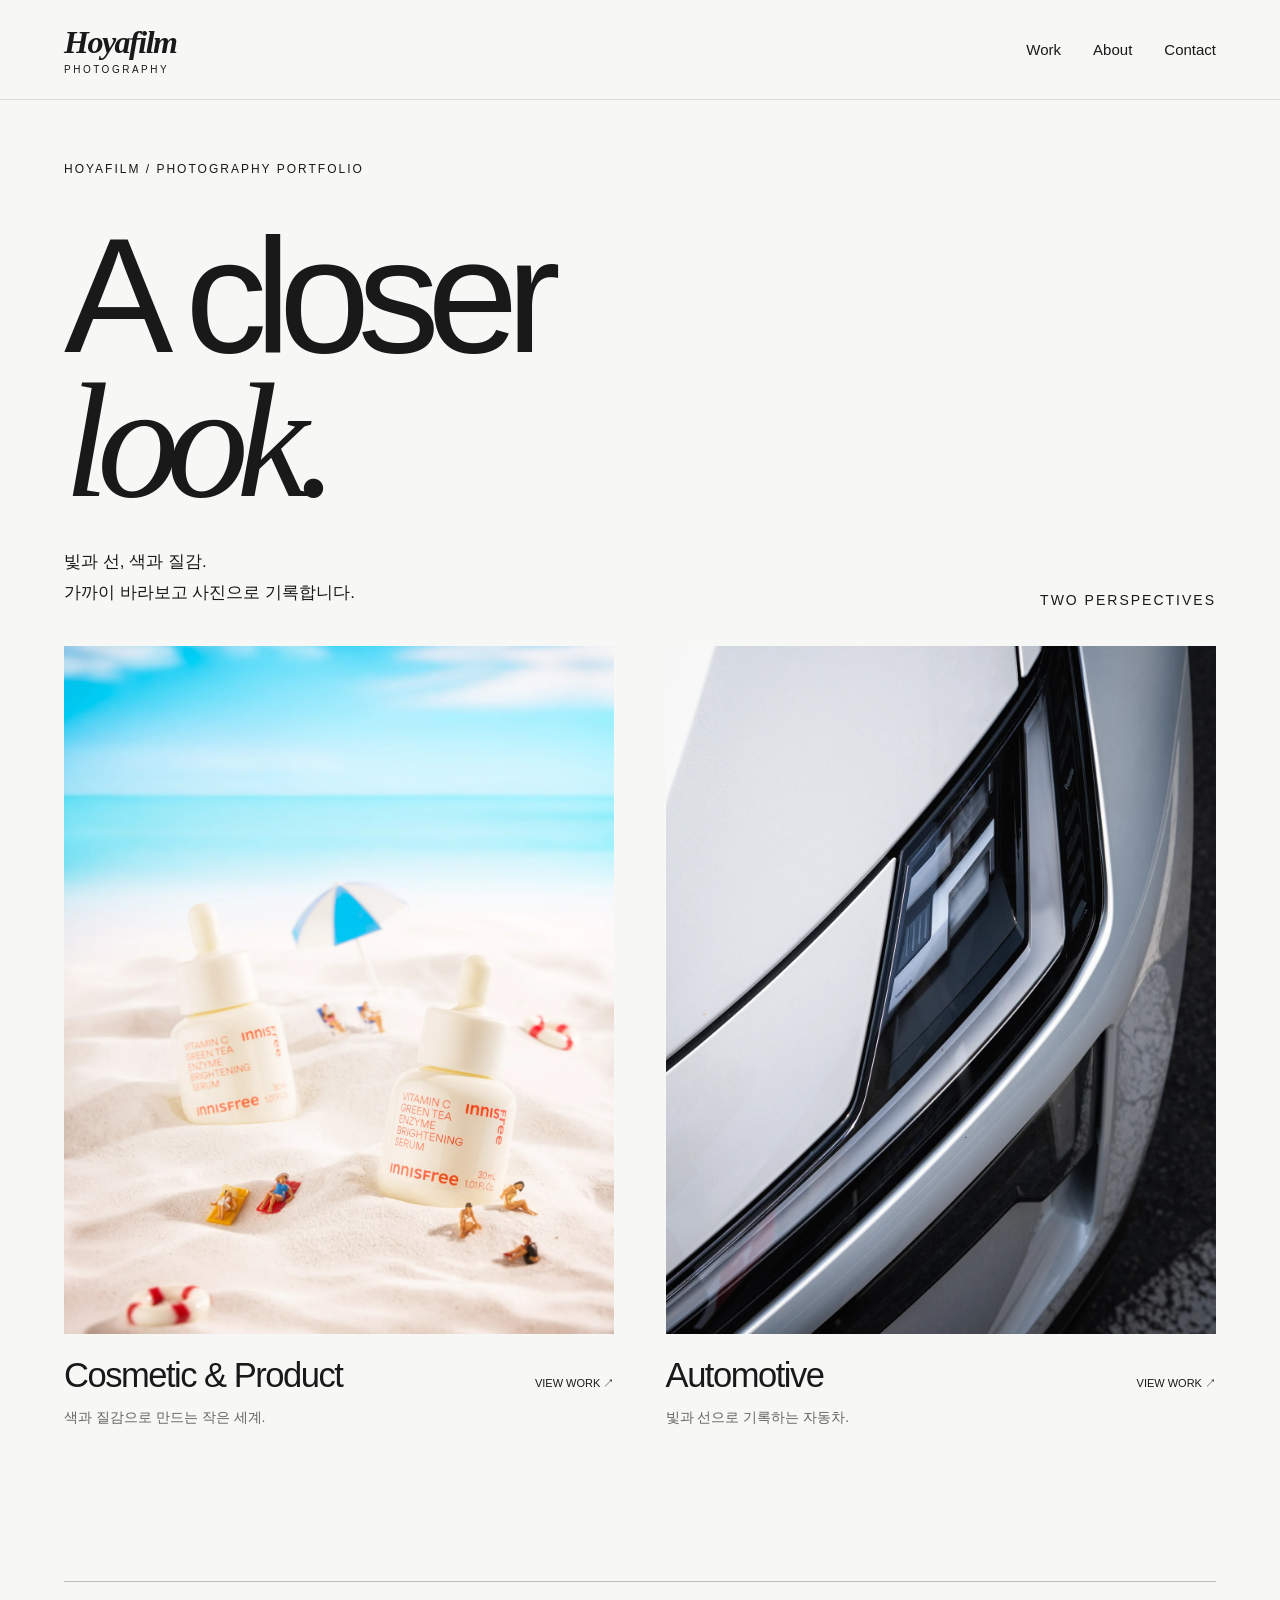
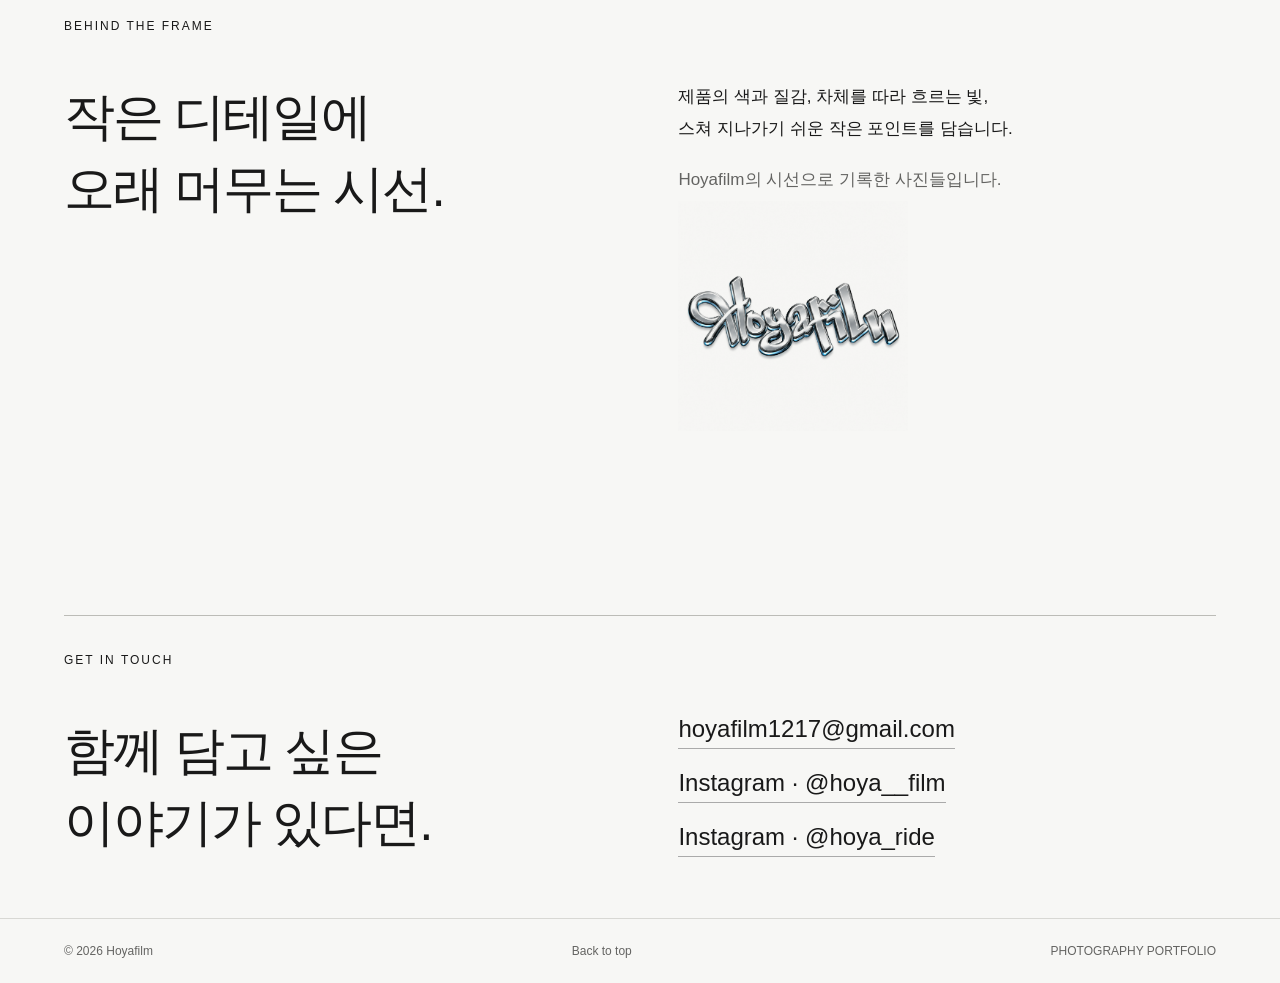
<file: index.html>
<!doctype html>
<html lang="ko"><head><meta charset="utf-8"><meta name="viewport" content="width=device-width,initial-scale=1"><meta name="description" content="Hoyafilm — 빛과 선, 작은 디테일을 기록하는 사진 포트폴리오."><meta name="theme-color" content="#f7f7f5"><title>Hoyafilm — Photography</title><link rel="icon" href="data:image/svg+xml,%3Csvg xmlns='http://www.w3.org/2000/svg' viewBox='0 0 64 64'%3E%3Crect width='64' height='64' rx='16' fill='%23191919'/%3E%3Ctext x='32' y='46' text-anchor='middle' font-family='serif' font-style='italic' font-size='48' fill='white'%3EH%3C/text%3E%3C/svg%3E"><link rel="stylesheet" href="style.css"></head>
<body><a class="skip" href="#work">작품으로 바로가기</a><header><a class="brand" href="index.html" aria-label="Hoyafilm 홈">Hoyafilm<span>PHOTOGRAPHY</span></a><nav aria-label="주 메뉴"><a href="#work">Work</a><a href="index.html#about">About</a><a href="index.html#contact">Contact</a></nav></header>
<main><section class="intro"><div class="eyebrow">HOYAFILM / PHOTOGRAPHY PORTFOLIO</div><h1>A closer<br><span>look.</span></h1><div class="intro-bottom"><p>빛과 선, 색과 질감.<br>가까이 바라보고 사진으로 기록합니다.</p><span class="index">TWO PERSPECTIVES</span></div></section><section class="category-grid" id="work" aria-label="포트폴리오 카테고리"><a class="category-card" href="cosmetic-product.html"><div class="category-image"><img src="assets/innisfree.webp" alt="이니스프리 세럼과 미니어처 해변" fetchpriority="high"></div><div class="category-caption"><h2>Cosmetic &amp; Product</h2><span>VIEW WORK ↗</span></div><p>색과 질감으로 만드는 작은 세계.</p></a><a class="category-card" href="automotive.html"><div class="category-image"><img src="assets/polestar-light.webp" alt="흰 폴스타의 헤드라이트" fetchpriority="high"></div><div class="category-caption"><h2>Automotive</h2><span>VIEW WORK ↗</span></div><p>빛과 선으로 기록하는 자동차.</p></a></section><section id="about" class="about"><div class="eyebrow">BEHIND THE FRAME</div><div class="about-content"><h2>작은 디테일에<br>오래 머무는 시선.</h2><div><p>제품의 색과 질감, 차체를 따라 흐르는 빛,<br>스쳐 지나가기 쉬운 작은 포인트를 담습니다.</p><p>Hoyafilm의 시선으로 기록한 사진들입니다.</p><img class="logo" src="assets/logo.png" alt="Hoyafilm 실버 크롬 로고" loading="lazy"></div></div></section><section id="contact" class="about"><div class="eyebrow">GET IN TOUCH</div><div class="about-content"><h2>함께 담고 싶은<br>이야기가 있다면.</h2><div class="contact-links"><a href="mailto:hoyafilm1217@gmail.com">hoyafilm1217@gmail.com</a><a href="https://www.instagram.com/hoya__film/" target="_blank" rel="noopener noreferrer">Instagram · @hoya__film</a><a href="https://www.instagram.com/hoya_ride/" target="_blank" rel="noopener noreferrer">Instagram · @hoya_ride</a></div></div></section></main><footer><span>© <span id="year">2026</span> Hoyafilm</span><a href="#">Back to top</a><span>PHOTOGRAPHY PORTFOLIO</span></footer>
<script src="script.js"></script></body></html>
</file>
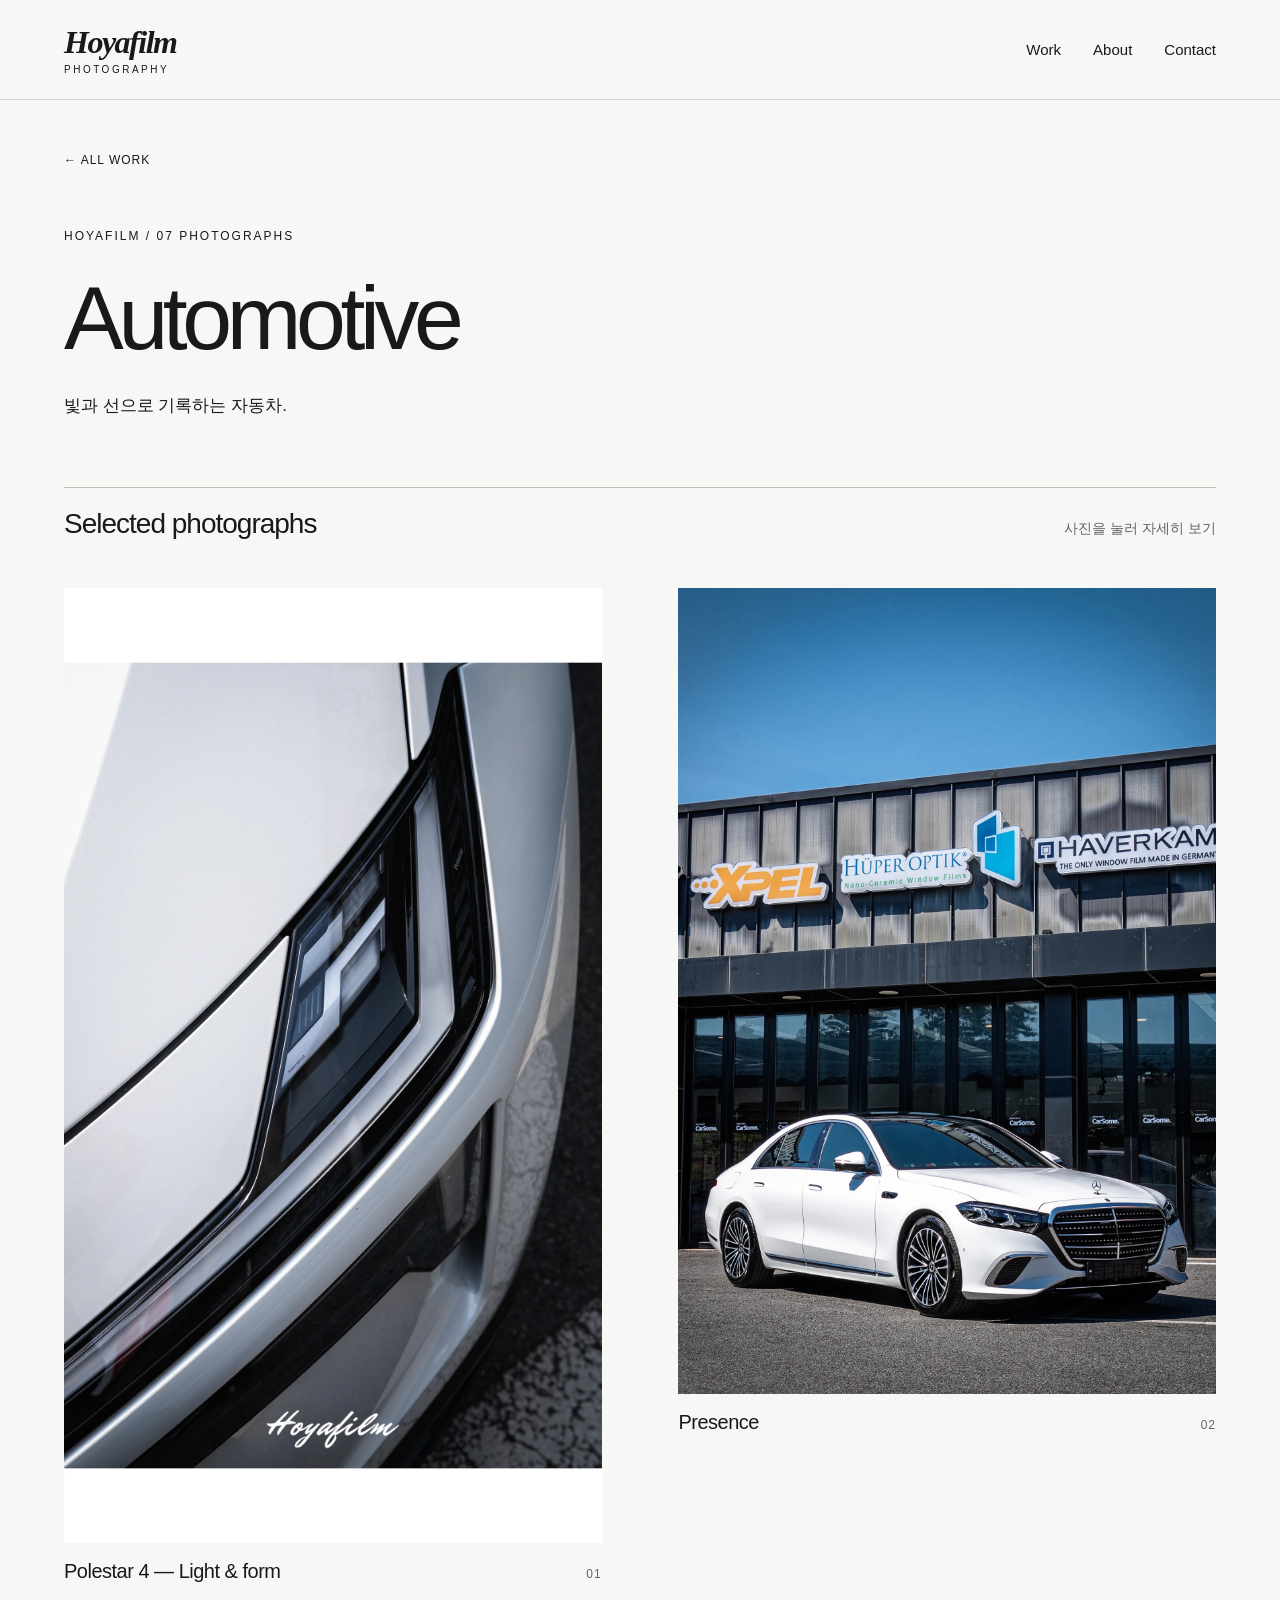
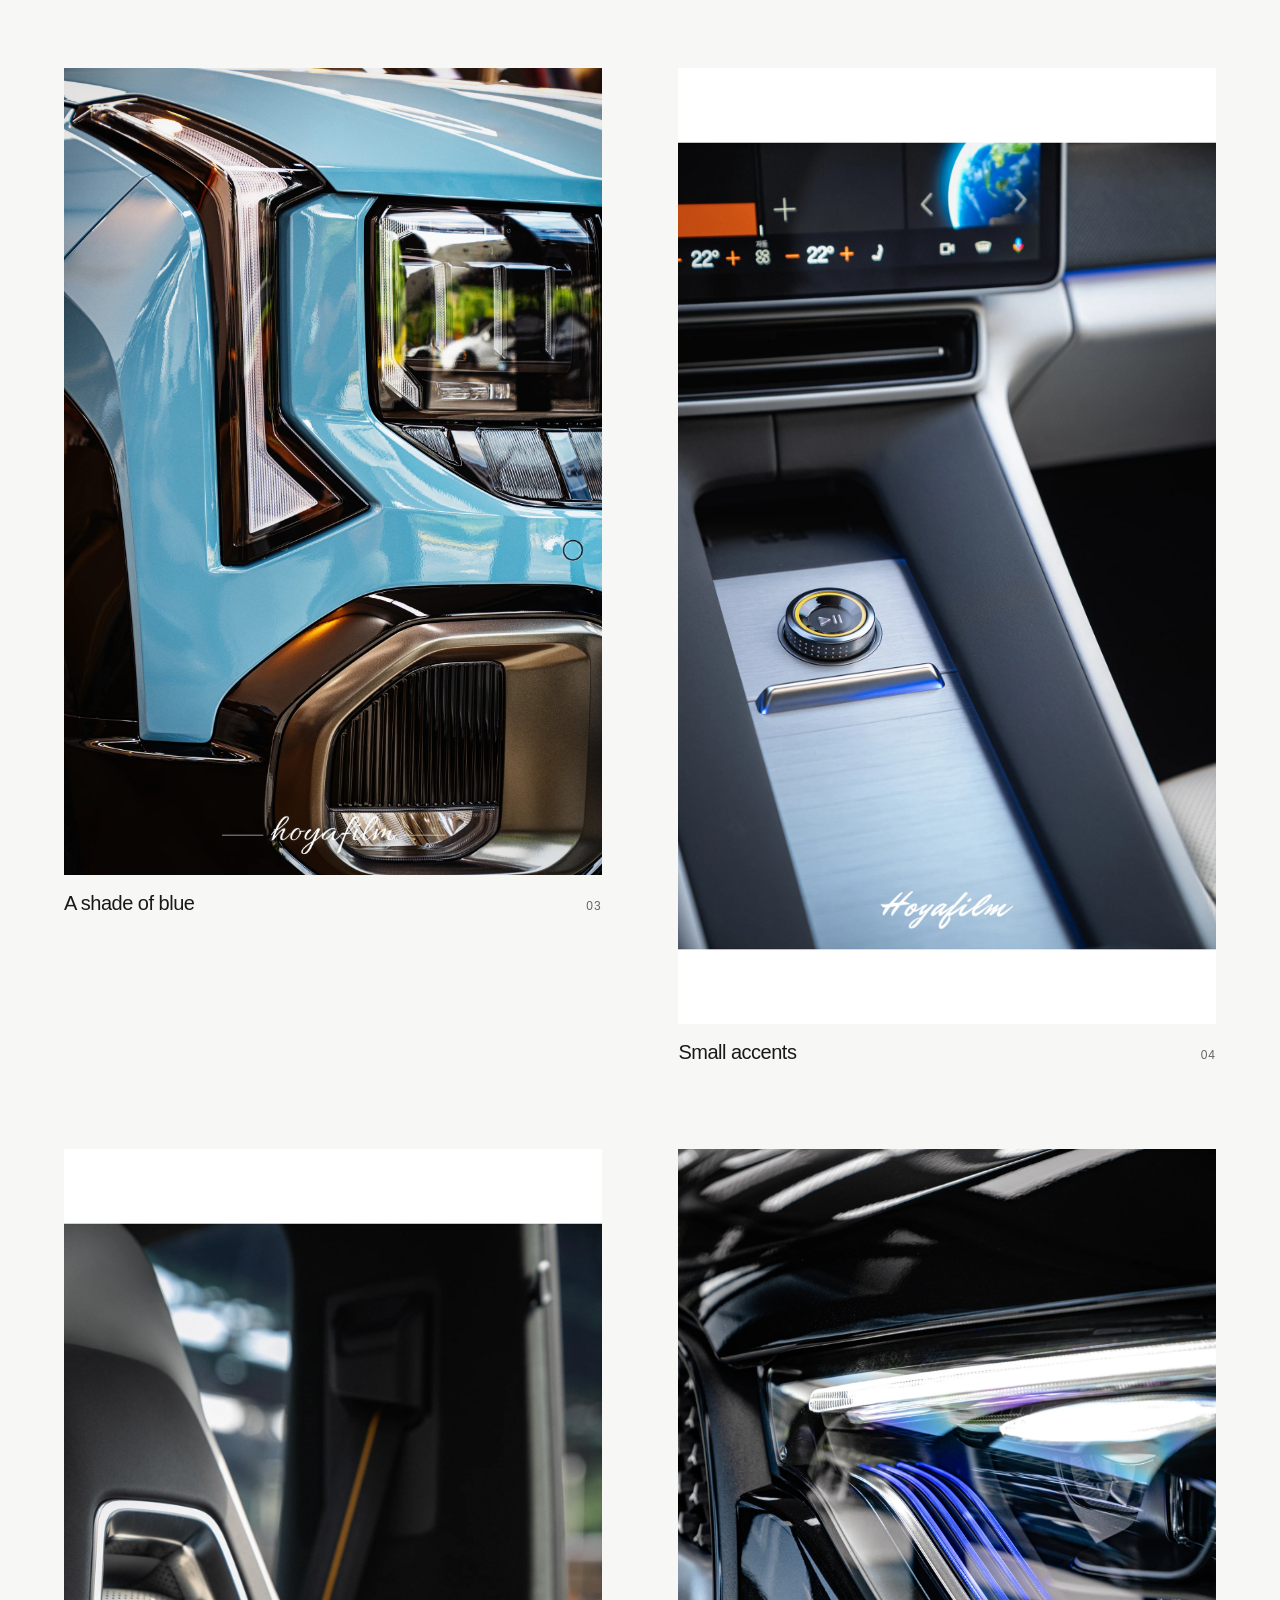
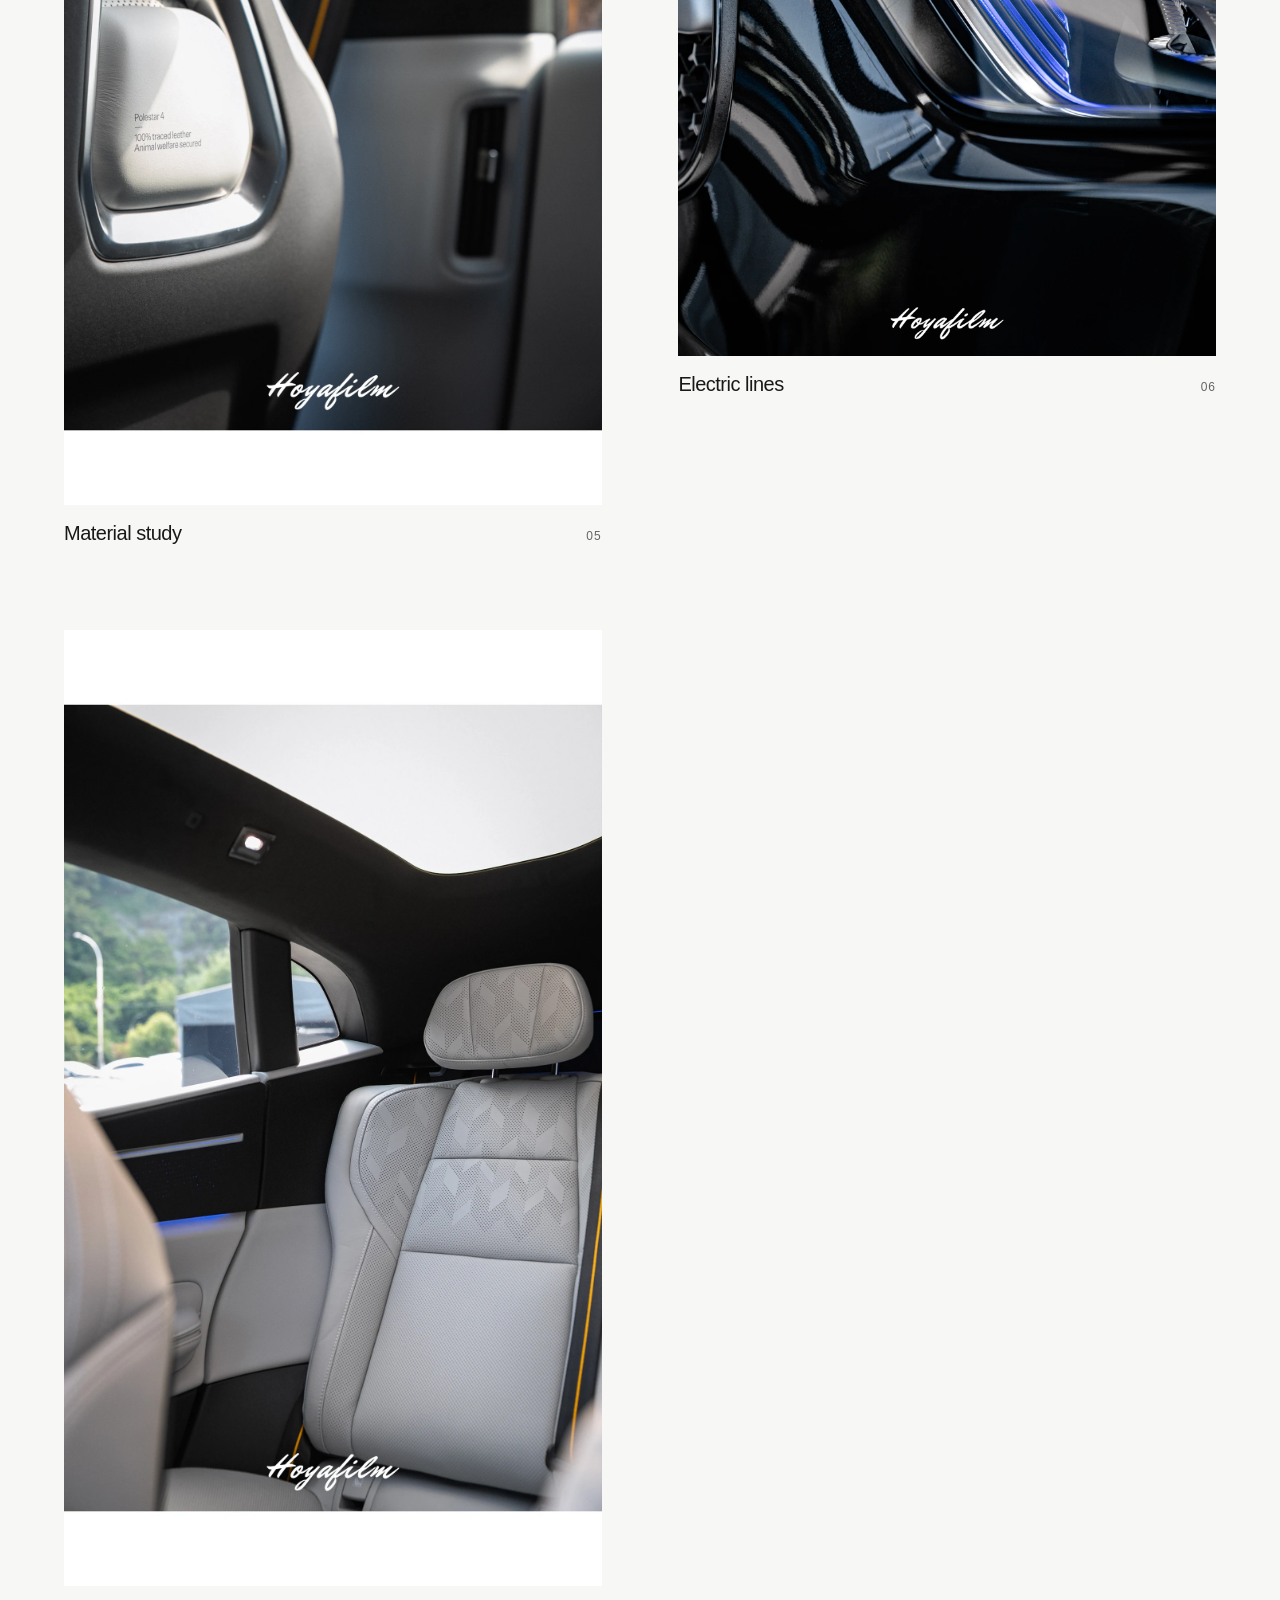
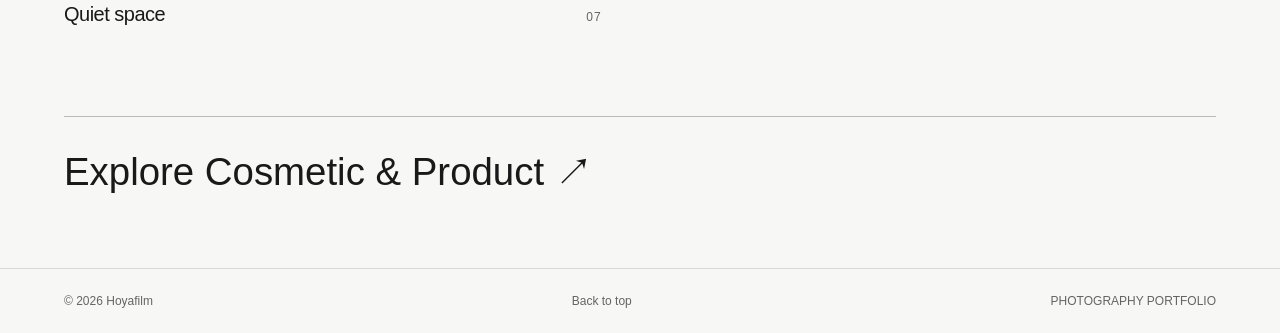
<file: automotive.html>
<!doctype html>
<html lang="ko"><head><meta charset="utf-8"><meta name="viewport" content="width=device-width,initial-scale=1"><meta name="description" content="Hoyafilm — 빛과 선, 작은 디테일을 기록하는 사진 포트폴리오."><meta name="theme-color" content="#f7f7f5"><title>Automotive — Hoyafilm</title><link rel="icon" href="data:image/svg+xml,%3Csvg xmlns='http://www.w3.org/2000/svg' viewBox='0 0 64 64'%3E%3Crect width='64' height='64' rx='16' fill='%23191919'/%3E%3Ctext x='32' y='46' text-anchor='middle' font-family='serif' font-style='italic' font-size='48' fill='white'%3EH%3C/text%3E%3C/svg%3E"><link rel="stylesheet" href="style.css"></head>
<body><a class="skip" href="#work">작품으로 바로가기</a><header><a class="brand" href="index.html" aria-label="Hoyafilm 홈">Hoyafilm<span>PHOTOGRAPHY</span></a><nav aria-label="주 메뉴"><a href="#work">Work</a><a href="index.html#about">About</a><a href="index.html#contact">Contact</a></nav></header>
<main><section class="collection-intro"><a class="back-link" href="index.html#work">← ALL WORK</a><div class="eyebrow">HOYAFILM / 07 PHOTOGRAPHS</div><h1>Automotive</h1><p>빛과 선으로 기록하는 자동차.</p></section><section class="work collection" id="work"><div class="section-heading"><h2>Selected photographs</h2><span>사진을 눌러 자세히 보기</span></div><div class="gallery"><figure><button class="photo" data-index="0" data-title="Polestar 4 — Light & form" aria-label="흰 폴스타의 헤드라이트 크게 보기"><img src="assets/polestar-light.webp" alt="흰 폴스타의 헤드라이트" width="1350" height="2400" loading="eager"></button><figcaption><h3>Polestar 4 — Light & form</h3><span>01</span></figcaption></figure>
<figure><button class="photo" data-index="1" data-title="Presence" aria-label="건물 앞의 흰색 벤츠 크게 보기"><img src="assets/mercedes.webp" alt="건물 앞의 흰색 벤츠" width="1600" height="2400" loading="eager"></button><figcaption><h3>Presence</h3><span>02</span></figcaption></figure>
<figure><button class="photo" data-index="2" data-title="A shade of blue" aria-label="하늘색 차체와 헤드라이트 크게 보기"><img src="assets/blue-light.webp" alt="하늘색 차체와 헤드라이트" width="1600" height="2400" loading="lazy"></button><figcaption><h3>A shade of blue</h3><span>03</span></figcaption></figure>
<figure><button class="photo" data-index="3" data-title="Small accents" aria-label="폴스타 센터 콘솔과 노란 다이얼 크게 보기"><img src="assets/polestar-console.webp" alt="폴스타 센터 콘솔과 노란 다이얼" width="1350" height="2400" loading="lazy"></button><figcaption><h3>Small accents</h3><span>04</span></figcaption></figure>
<figure><button class="photo" data-index="4" data-title="Material study" aria-label="폴스타 시트 뒷면의 소재 크게 보기"><img src="assets/polestar-seat.webp" alt="폴스타 시트 뒷면의 소재" width="1350" height="2400" loading="lazy"></button><figcaption><h3>Material study</h3><span>05</span></figcaption></figure>
<figure><button class="photo" data-index="5" data-title="Electric lines" aria-label="검은 차체와 푸른 헤드라이트 크게 보기"><img src="assets/night-light.webp" alt="검은 차체와 푸른 헤드라이트" width="1600" height="2400" loading="lazy"></button><figcaption><h3>Electric lines</h3><span>06</span></figcaption></figure>
<figure><button class="photo" data-index="6" data-title="Quiet space" aria-label="폴스타 뒷좌석과 유리 지붕 크게 보기"><img src="assets/polestar-interior.webp" alt="폴스타 뒷좌석과 유리 지붕" width="1350" height="2400" loading="lazy"></button><figcaption><h3>Quiet space</h3><span>07</span></figcaption></figure>
</div><a class="next-collection" href="cosmetic-product.html">Explore Cosmetic &amp; Product ↗</a></section></main><footer><span>© <span id="year">2026</span> Hoyafilm</span><a href="#">Back to top</a><span>PHOTOGRAPHY PORTFOLIO</span></footer>
<dialog id="viewer" aria-label="사진 크게 보기"><div class="viewer-bar"><span id="photo-count"></span><button id="close" aria-label="사진 닫기">닫기 ✕</button></div><img id="full-photo" alt=""><div class="viewer-bottom"><button id="prev" aria-label="이전 사진">이전</button><p id="photo-title"></p><button id="next" aria-label="다음 사진">다음</button></div></dialog><script src="script.js"></script></body></html>
</file>
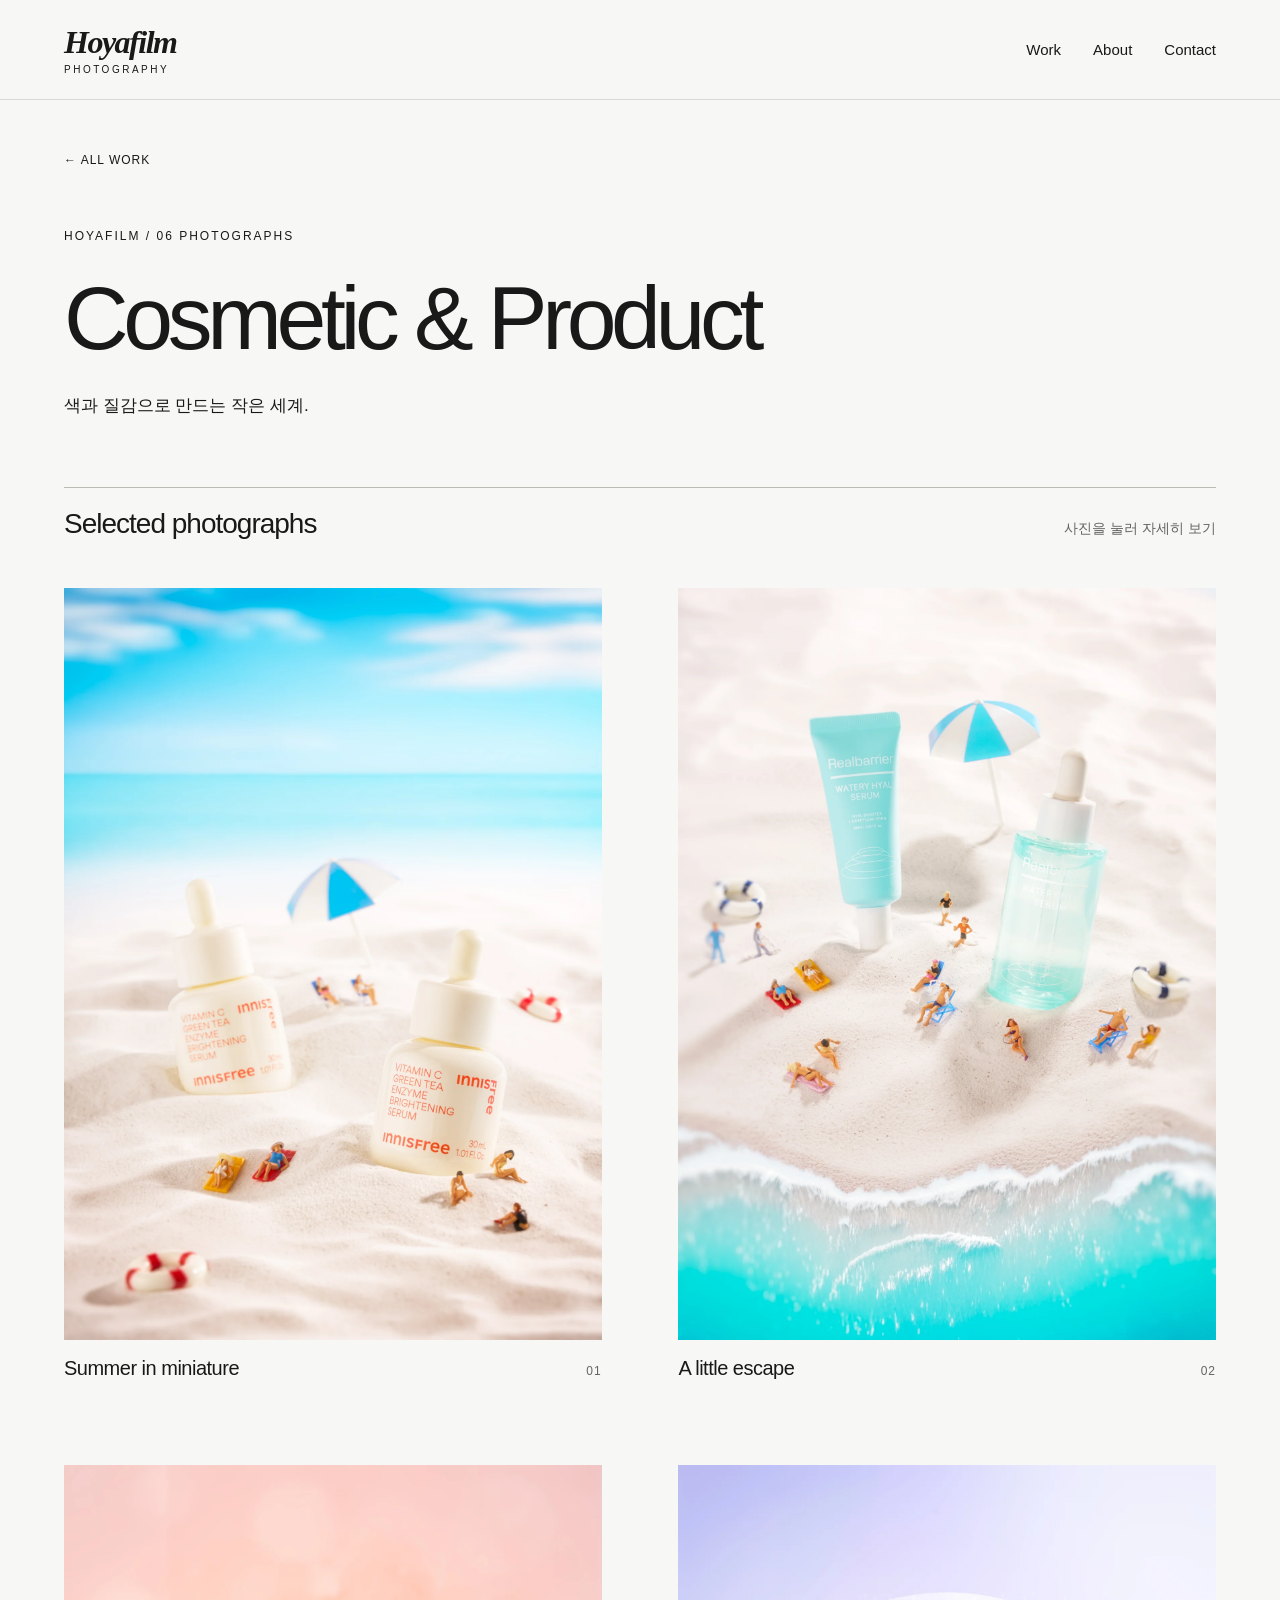
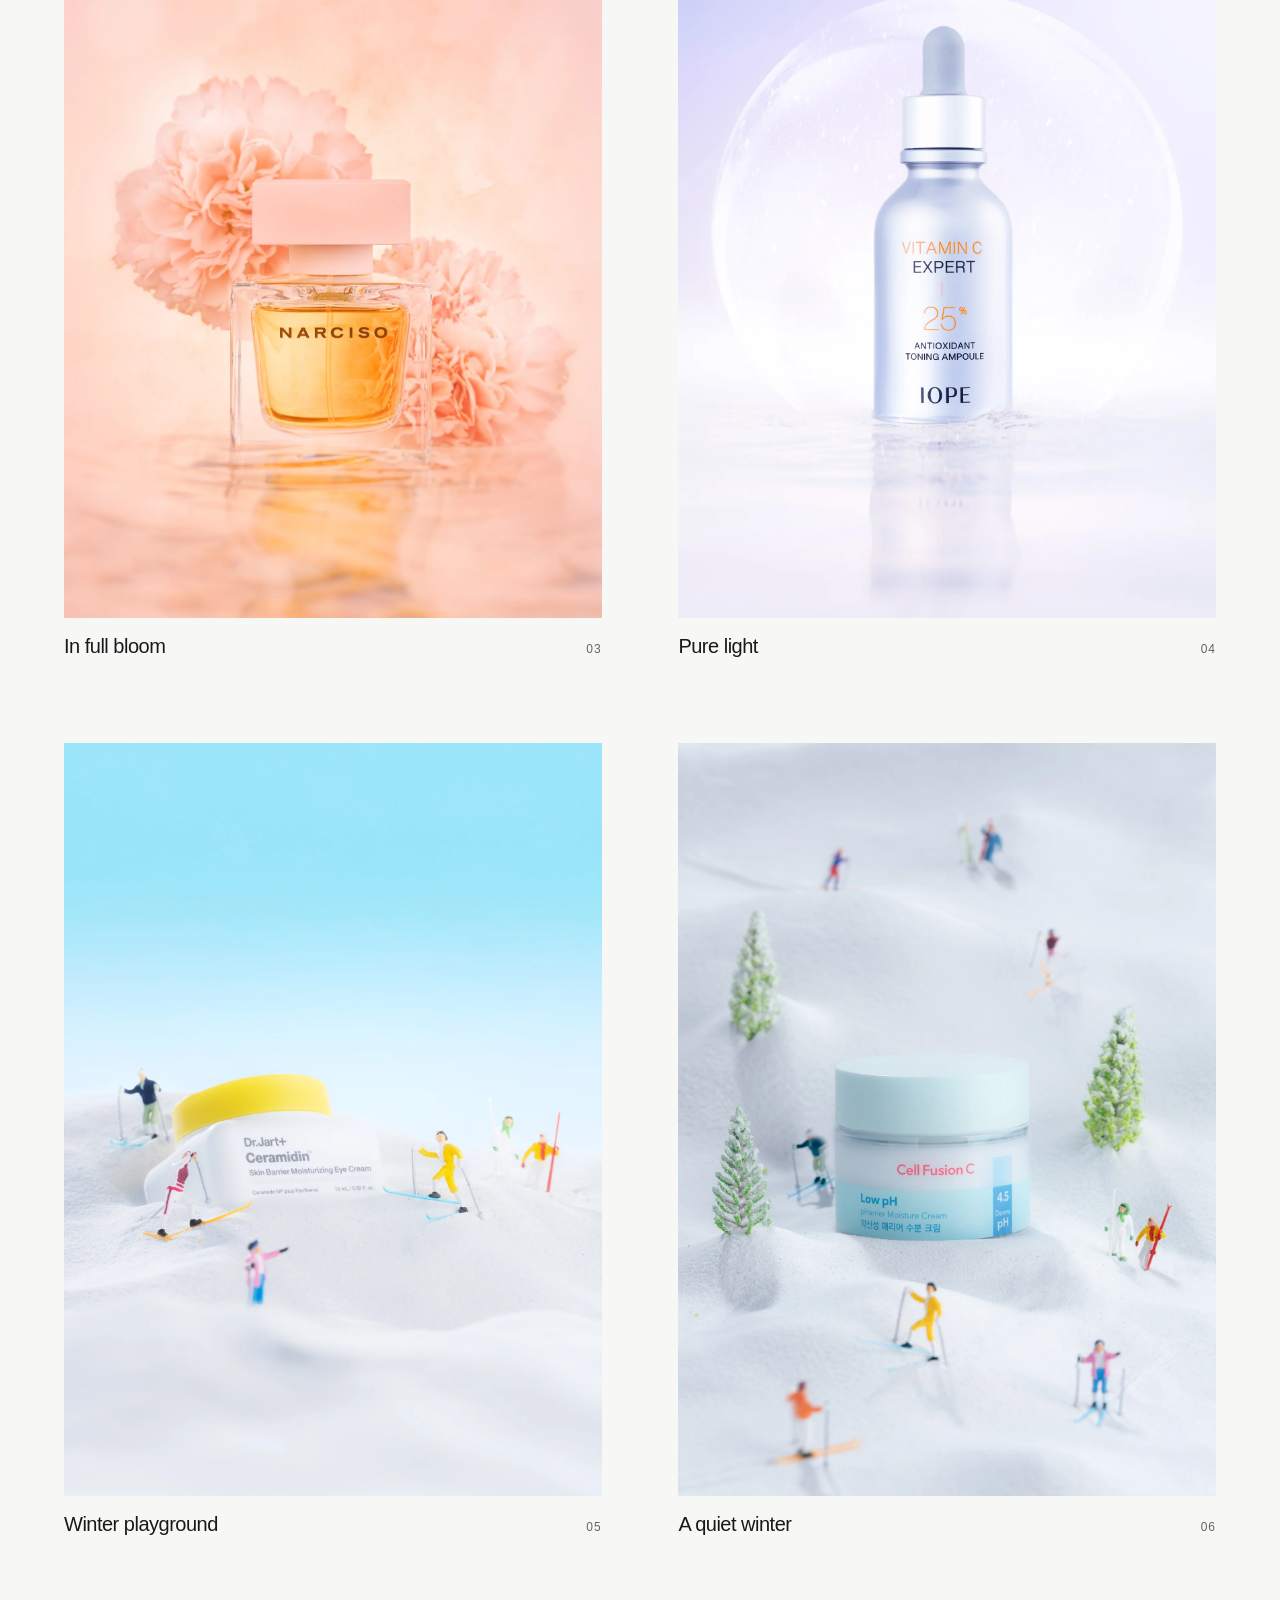
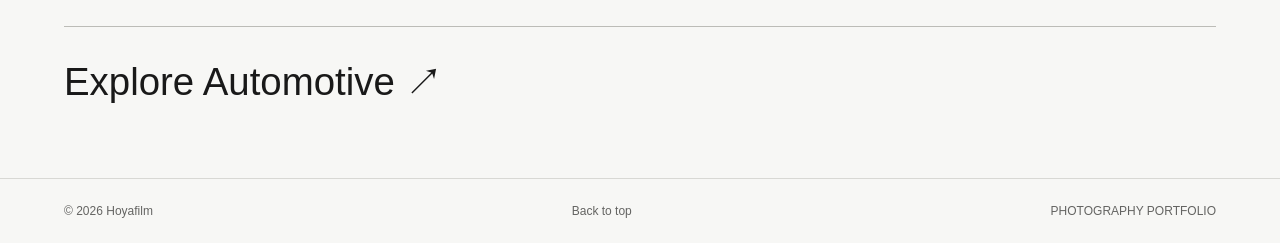
<file: cosmetic-product.html>
<!doctype html>
<html lang="ko"><head><meta charset="utf-8"><meta name="viewport" content="width=device-width,initial-scale=1"><meta name="description" content="Hoyafilm — 빛과 선, 작은 디테일을 기록하는 사진 포트폴리오."><meta name="theme-color" content="#f7f7f5"><title>Cosmetic &amp; Product — Hoyafilm</title><link rel="icon" href="data:image/svg+xml,%3Csvg xmlns='http://www.w3.org/2000/svg' viewBox='0 0 64 64'%3E%3Crect width='64' height='64' rx='16' fill='%23191919'/%3E%3Ctext x='32' y='46' text-anchor='middle' font-family='serif' font-style='italic' font-size='48' fill='white'%3EH%3C/text%3E%3C/svg%3E"><link rel="stylesheet" href="style.css"></head>
<body><a class="skip" href="#work">작품으로 바로가기</a><header><a class="brand" href="index.html" aria-label="Hoyafilm 홈">Hoyafilm<span>PHOTOGRAPHY</span></a><nav aria-label="주 메뉴"><a href="#work">Work</a><a href="index.html#about">About</a><a href="index.html#contact">Contact</a></nav></header>
<main><section class="collection-intro"><a class="back-link" href="index.html#work">← ALL WORK</a><div class="eyebrow">HOYAFILM / 06 PHOTOGRAPHS</div><h1>Cosmetic &amp; Product</h1><p>색과 질감으로 만드는 작은 세계.</p></section><section class="work collection" id="work"><div class="section-heading"><h2>Selected photographs</h2><span>사진을 눌러 자세히 보기</span></div><div class="gallery"><figure><button class="photo" data-index="0" data-title="Summer in miniature" aria-label="이니스프리 세럼과 미니어처 해변 크게 보기"><img src="assets/innisfree.webp" alt="이니스프리 세럼과 미니어처 해변" width="1600" height="2240" loading="eager"></button><figcaption><h3>Summer in miniature</h3><span>01</span></figcaption></figure>
<figure><button class="photo" data-index="1" data-title="A little escape" aria-label="리얼베리어 세럼과 청록빛 해변 크게 보기"><img src="assets/realbarrier.webp" alt="리얼베리어 세럼과 청록빛 해변" width="1600" height="2240" loading="eager"></button><figcaption><h3>A little escape</h3><span>02</span></figcaption></figure>
<figure><button class="photo" data-index="2" data-title="In full bloom" aria-label="복숭아빛 꽃과 나르시소 향수 크게 보기"><img src="assets/narciso.webp" alt="복숭아빛 꽃과 나르시소 향수" width="1600" height="2240" loading="lazy"></button><figcaption><h3>In full bloom</h3><span>03</span></figcaption></figure>
<figure><button class="photo" data-index="3" data-title="Pure light" aria-label="라벤더빛 배경의 아이오페 앰플 크게 보기"><img src="assets/iope.webp" alt="라벤더빛 배경의 아이오페 앰플" width="1600" height="2240" loading="lazy"></button><figcaption><h3>Pure light</h3><span>04</span></figcaption></figure>
<figure><button class="photo" data-index="4" data-title="Winter playground" aria-label="닥터자르트 크림과 미니어처 스키어 크게 보기"><img src="assets/drjart.webp" alt="닥터자르트 크림과 미니어처 스키어" width="1600" height="2240" loading="lazy"></button><figcaption><h3>Winter playground</h3><span>05</span></figcaption></figure>
<figure><button class="photo" data-index="5" data-title="A quiet winter" aria-label="셀퓨전씨 크림과 미니어처 설경 크게 보기"><img src="assets/cellfusion.webp" alt="셀퓨전씨 크림과 미니어처 설경" width="1600" height="2240" loading="lazy"></button><figcaption><h3>A quiet winter</h3><span>06</span></figcaption></figure>
</div><a class="next-collection" href="automotive.html">Explore Automotive ↗</a></section></main><footer><span>© <span id="year">2026</span> Hoyafilm</span><a href="#">Back to top</a><span>PHOTOGRAPHY PORTFOLIO</span></footer>
<dialog id="viewer" aria-label="사진 크게 보기"><div class="viewer-bar"><span id="photo-count"></span><button id="close" aria-label="사진 닫기">닫기 ✕</button></div><img id="full-photo" alt=""><div class="viewer-bottom"><button id="prev" aria-label="이전 사진">이전</button><p id="photo-title"></p><button id="next" aria-label="다음 사진">다음</button></div></dialog><script src="script.js"></script></body></html>
</file>
<file: style.css>
:root{--paper:#f7f7f5;--ink:#191919;--muted:#646462}*{box-sizing:border-box}html{scroll-behavior:smooth;scroll-padding-top:90px}body{margin:0;background:var(--paper);color:var(--ink);font-family:Arial,'Apple SD Gothic Neo','Noto Sans KR',sans-serif}a{color:inherit;text-decoration:none}button{font:inherit;cursor:pointer}a:focus-visible,button:focus-visible{outline:3px solid #2459d3;outline-offset:5px}.skip{position:fixed;top:-100px;left:20px;padding:12px;background:white;z-index:20}.skip:focus{top:10px}header{height:100px;display:flex;align-items:center;justify-content:space-between;padding:0 5vw;border-bottom:1px solid #d8d8d4}.brand{font-family:Georgia,serif;font-style:italic;font-weight:bold;font-size:32px;letter-spacing:-1.5px}.brand span{display:block;font-family:Arial,sans-serif;font-size:10px;font-weight:normal;letter-spacing:2.5px;font-style:normal;margin-top:3px}nav{display:flex;gap:32px;font-size:15px}nav a:hover,footer a:hover{text-decoration:underline;text-underline-offset:5px}.intro{padding:60px 5vw 0}.eyebrow{font-size:12px;letter-spacing:2px;line-height:1.6}h1{font-size:clamp(84px,12.8vw,190px);letter-spacing:-.075em;line-height:.88;font-weight:500;margin:45px 0 32px}h1 span{font-family:Georgia,serif;font-style:italic;font-weight:400}.intro-bottom{display:flex;align-items:flex-end;justify-content:space-between;margin-bottom:38px}p{font-size:17px;line-height:1.85;margin:0}.index{font-size:14px;letter-spacing:2px}.hero-image{position:relative;height:590px;overflow:hidden;background:#d4d7d9}.photo{border:0;padding:0;display:block;background:#e8e8e6;width:100%;overflow:hidden}.photo img{display:block;width:100%;height:100%;object-fit:cover;transition:transform .6s}.photo:hover img{transform:scale(1.025)}.hero-image .photo{height:100%}.hero-image img{object-position:50% 48%}.hero-label{position:absolute;bottom:24px;left:28px;right:28px;display:flex;justify-content:space-between;color:white;font-size:12px;letter-spacing:2px;pointer-events:none;text-shadow:0 1px 5px #000}.work{padding:105px 5vw 0}.section-heading{display:flex;justify-content:space-between;align-items:baseline;border-top:1px solid #bcbcb7;padding-top:20px;margin-bottom:48px;gap:20px}.section-heading h2{margin:0;font-size:28px;font-weight:400;letter-spacing:-1px}.section-heading span{font-size:14px;color:var(--muted)}.gallery{display:grid;grid-template-columns:1fr 1fr;gap:85px 6vw;align-items:start}.gallery figure{margin:0}.gallery .photo{aspect-ratio:2/3}.gallery .wide .photo{aspect-ratio:4/5}.gallery .offset{margin-top:110px}.gallery img{object-fit:contain}.gallery .wide img{object-fit:cover}.gallery figure:first-child img{object-position:center 75%}figcaption{display:flex;align-items:baseline;justify-content:space-between;gap:15px;padding-top:17px}figcaption h3{font-size:20px;font-weight:400;margin:0;letter-spacing:-.5px}figcaption span{font-size:12px;letter-spacing:1px;color:var(--muted)}.about{margin:120px 5vw 0;padding:35px 0 60px;border-top:1px solid #bcbcb7}.about-content{display:grid;grid-template-columns:1fr 1fr;gap:6vw;margin-top:45px}.about h2{font-size:clamp(30px,4vw,56px);letter-spacing:-2px;font-weight:400;line-height:1.4;margin:0}.about p+p{margin-top:20px;color:var(--muted)}.logo{width:230px;max-width:100%;margin-top:5px;mix-blend-mode:multiply}footer{padding:25px 5vw;display:flex;justify-content:space-between;gap:20px;border-top:1px solid #d8d8d4;font-size:12px;color:var(--muted)}dialog{border:0;max-width:100vw;max-height:100dvh;width:100vw;height:100dvh;padding:20px 4vw;background:#101010;color:white}dialog[open]{display:flex;flex-direction:column;align-items:center;justify-content:space-between}dialog::backdrop{background:#101010}.viewer-bar,.viewer-bottom{width:100%;display:flex;align-items:center;justify-content:space-between;gap:15px;flex-shrink:0}.viewer-bar{height:45px}.viewer-bottom{min-height:60px}.viewer-bottom p{text-align:center;font-size:15px}dialog button{background:none;border:1px solid #555;color:white;padding:10px 16px;border-radius:2px;font-size:14px}#full-photo{min-height:0;max-height:calc(100dvh - 155px);max-width:100%;object-fit:contain}#photo-count{font-size:14px;font-variant-numeric:tabular-nums}@media(min-width:1500px){main,header,footer{max-width:1800px;margin-inline:auto}}@media(max-width:700px){header{height:80px}.intro{padding-top:35px}h1{font-size:clamp(76px,21vw,140px);margin-top:35px}.intro-bottom p{font-size:15px}.hero-image{height:430px}.hero-label{left:15px;right:15px;font-size:10px}.work{padding-top:65px}.section-heading h2{font-size:24px}.section-heading span{font-size:12px}.gallery{gap:45px;grid-template-columns:1fr}.gallery .offset{margin-top:0}.gallery .photo{max-height:680px}.gallery .wide .photo{aspect-ratio:3/4}.about{margin-top:70px}.about-content{grid-template-columns:1fr;gap:25px;margin-top:25px}.logo{width:190px}footer{flex-wrap:wrap}footer>span:last-child{display:none}figcaption h3{font-size:19px}.brand{font-size:28px}nav{gap:22px}}@media(prefers-reduced-motion:reduce){html{scroll-behavior:auto}.photo img{transition:none}}

.contact-links{display:flex;flex-direction:column;align-items:flex-start;gap:20px;overflow-wrap:anywhere}.contact-links a{font-size:clamp(16px,2vw,24px);border-bottom:1px solid #aaa;padding-bottom:5px}.contact-links a:hover{color:#2459d3}

.category-grid{display:grid;grid-template-columns:1fr 1fr;gap:4vw;padding:0 5vw 30px}.category-image{overflow:hidden;background:#eee;aspect-ratio:4/5}.category-image img{width:100%;height:100%;object-fit:cover;transition:transform .6s}.category-card:hover img{transform:scale(1.025)}.category-caption{display:flex;justify-content:space-between;align-items:baseline;gap:12px;margin-top:22px}.category-caption h2{font-size:clamp(23px,2.7vw,42px);font-weight:400;letter-spacing:-1.5px;margin:0}.category-caption span{font-size:11px;white-space:nowrap}.category-card p{font-size:14px;color:var(--muted);margin-top:10px}.collection-intro{padding:50px 5vw 0}.back-link{display:inline-block;font-size:12px;letter-spacing:1px;margin-bottom:60px}.collection-intro h1{font-size:clamp(42px,7vw,110px);line-height:1.05;letter-spacing:-.06em;margin:25px 0}.collection{padding-top:65px;padding-bottom:70px}.collection .gallery .photo{aspect-ratio:auto;background:transparent}.collection .gallery img{height:auto;object-fit:contain}.next-collection{display:block;border-top:1px solid #bcbcb7;margin-top:90px;padding-top:30px;font-size:clamp(22px,3vw,40px)}@media(max-width:700px){.category-grid{grid-template-columns:1fr;gap:45px}.category-caption h2{font-size:30px}.index{font-size:10px}.collection-intro{padding-top:30px}.back-link{margin-bottom:35px}.collection .gallery .photo{max-height:none}.category-image{aspect-ratio:4/5}}@media(prefers-reduced-motion:reduce){.category-image img{transition:none}}
</file>
